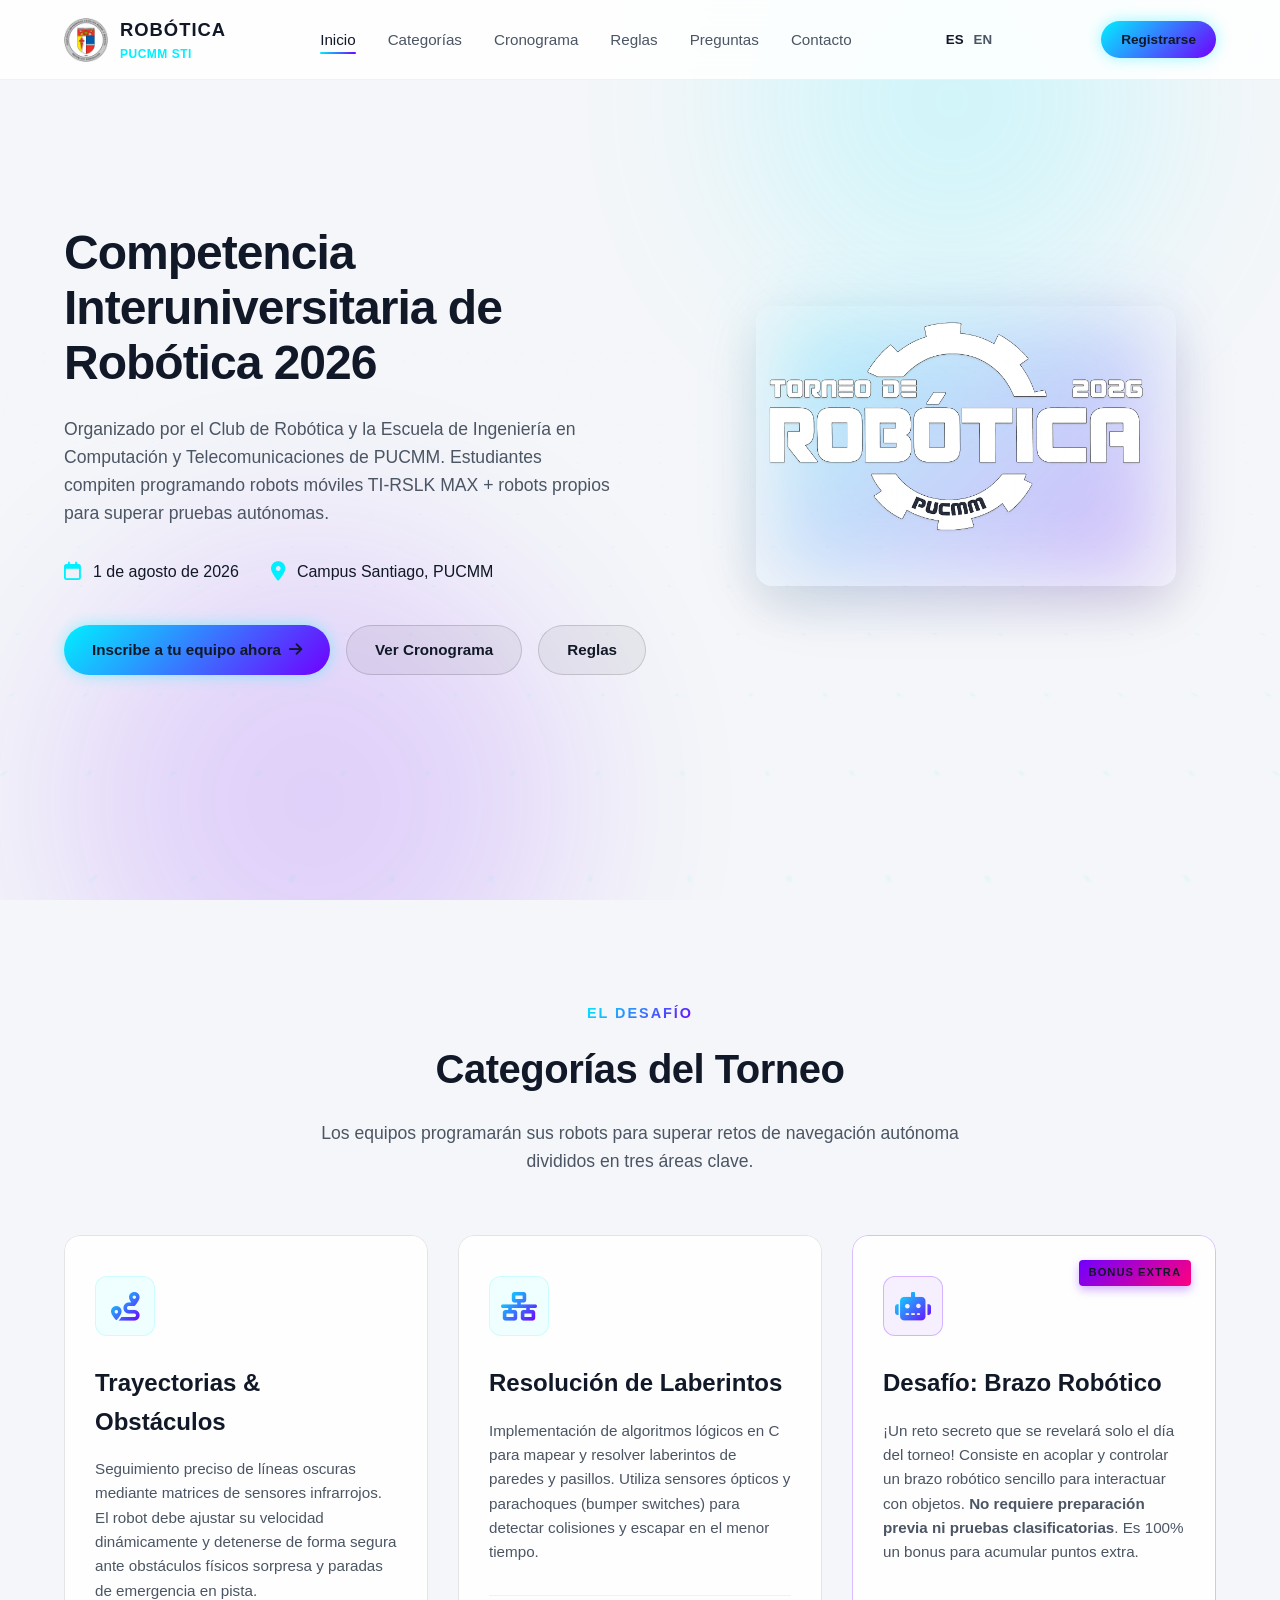
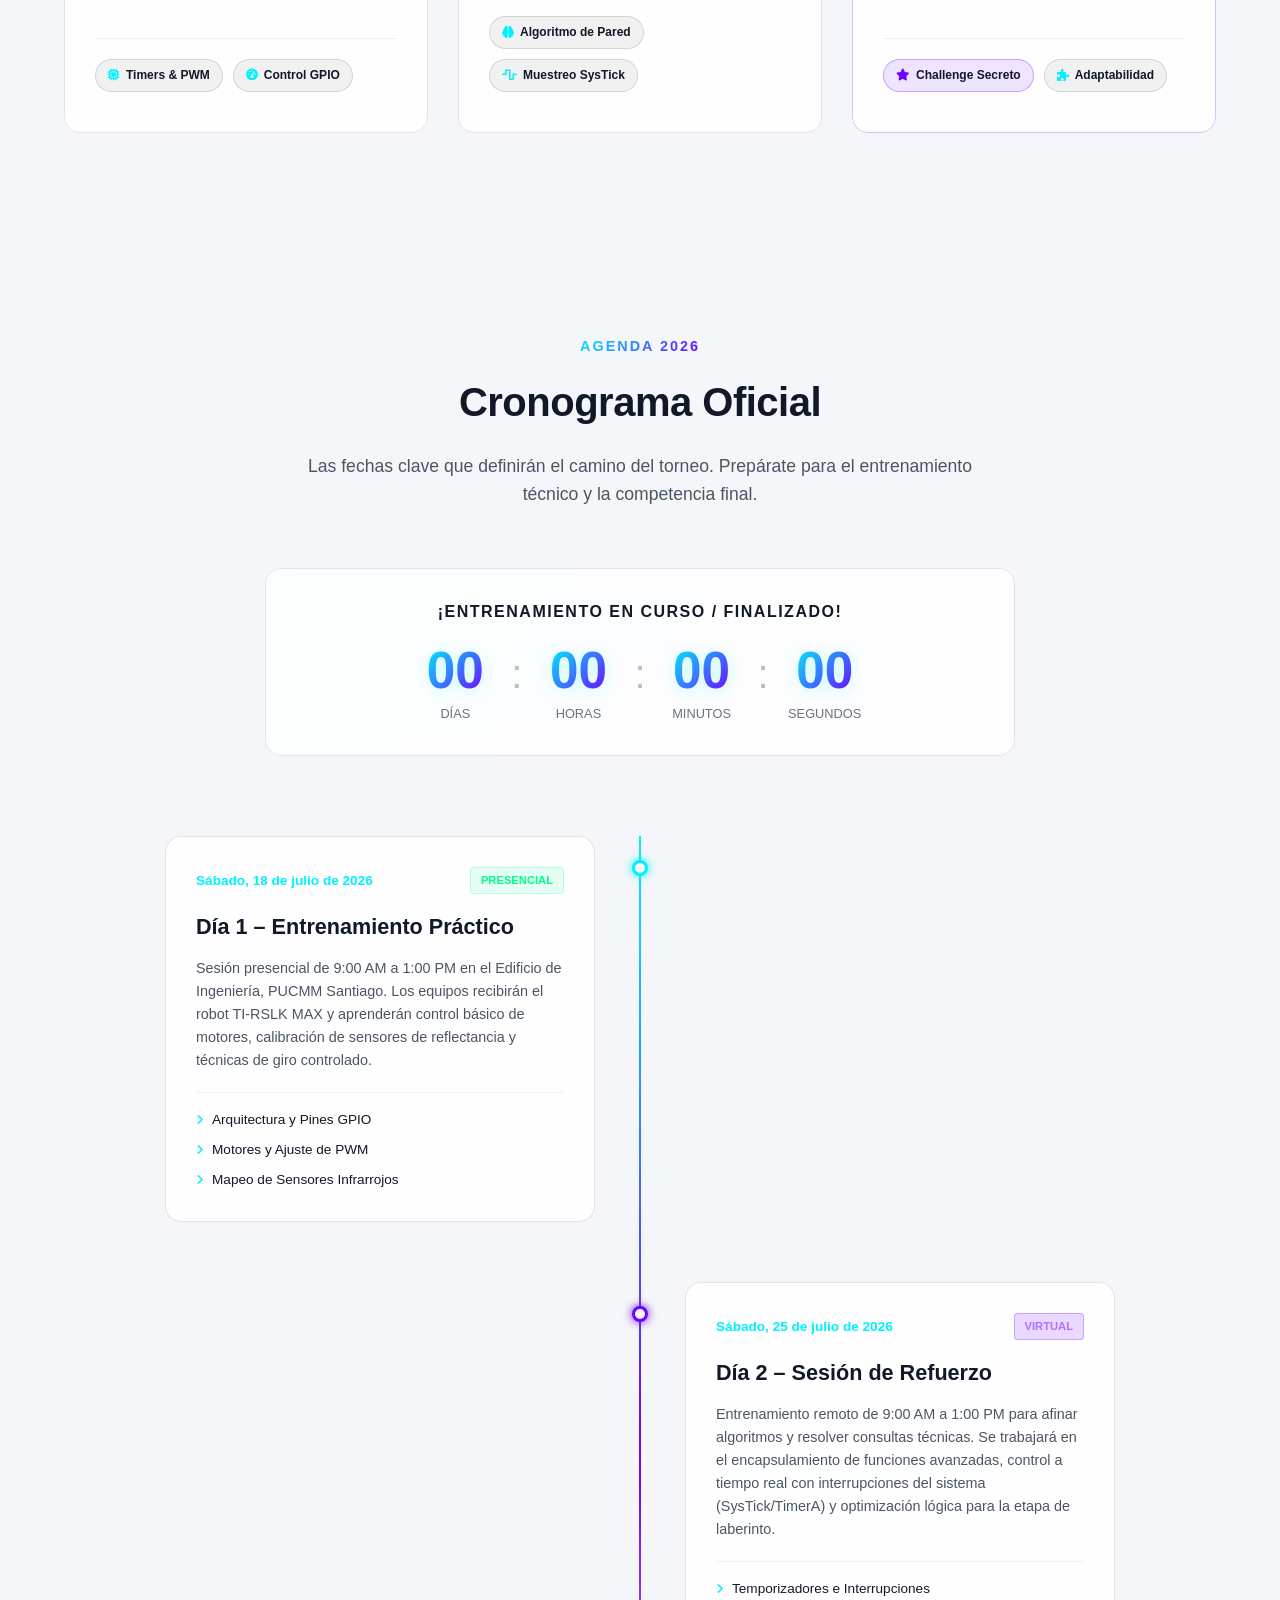
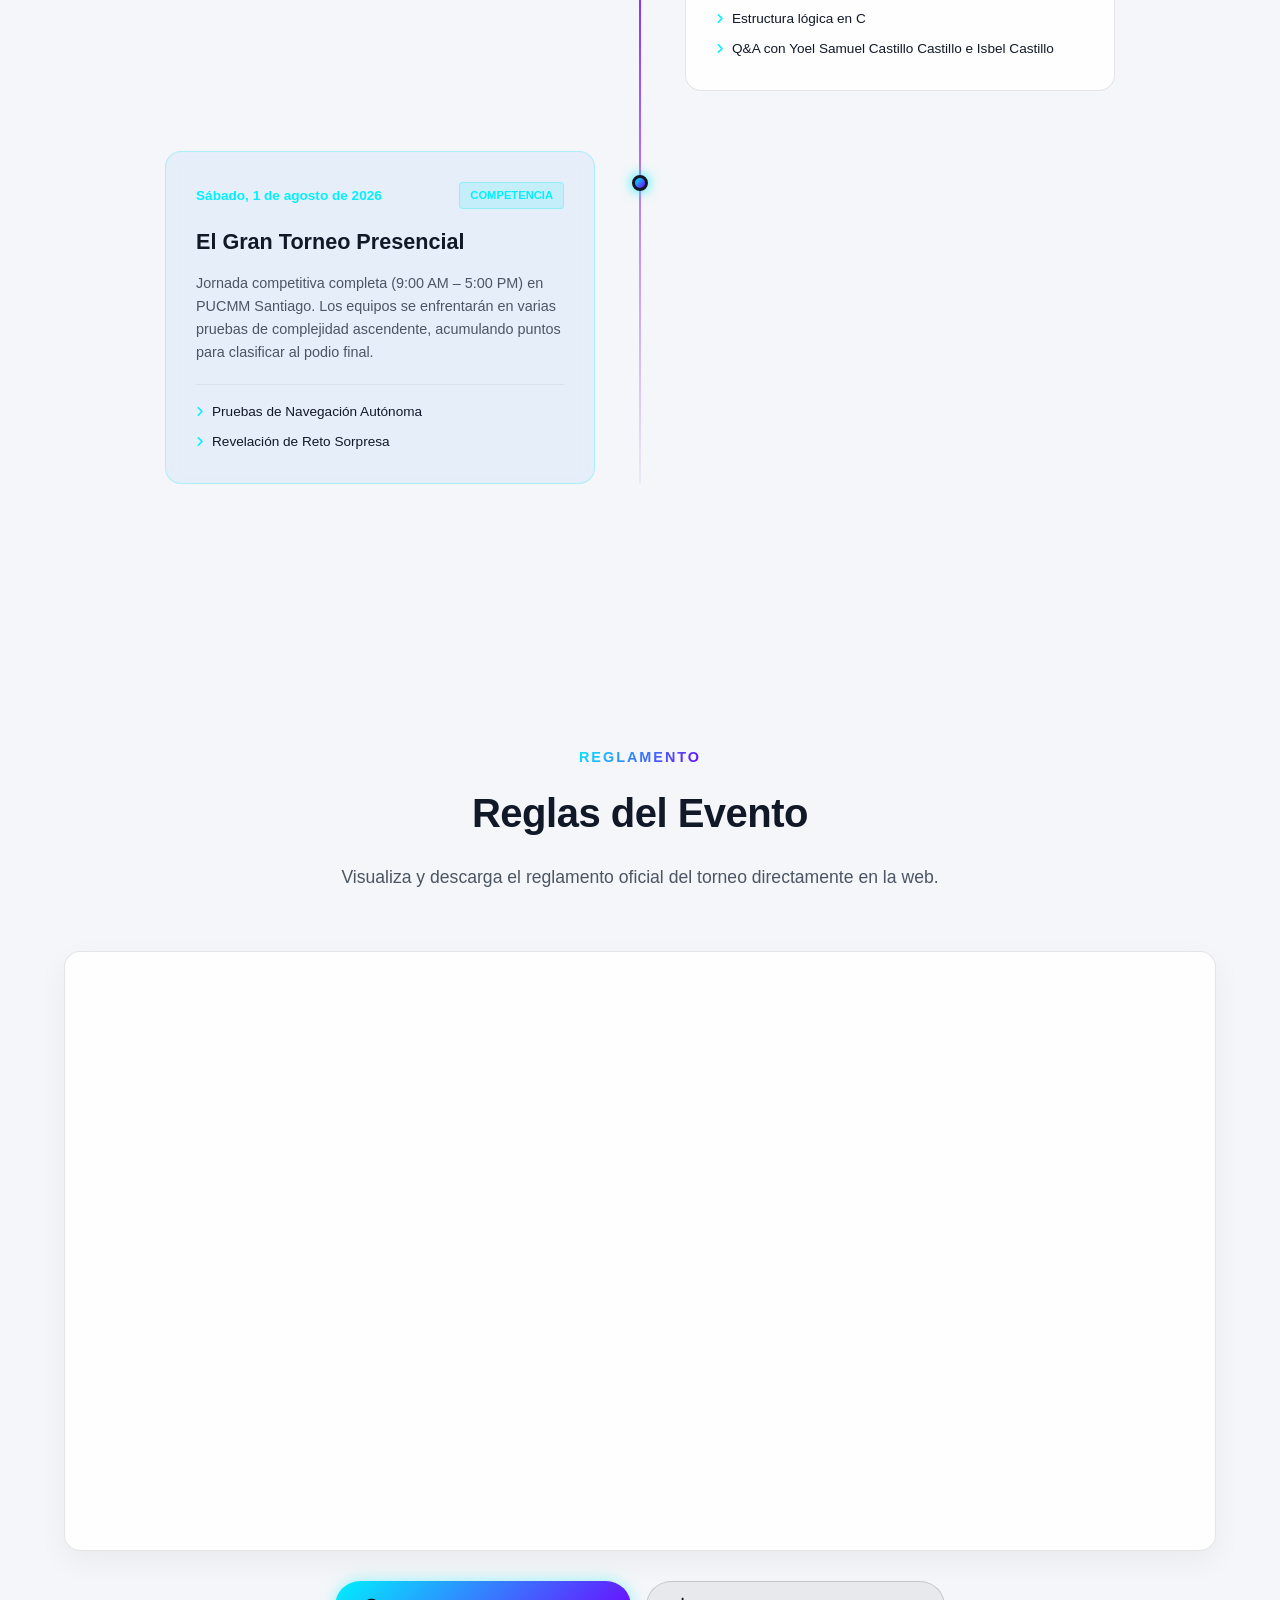
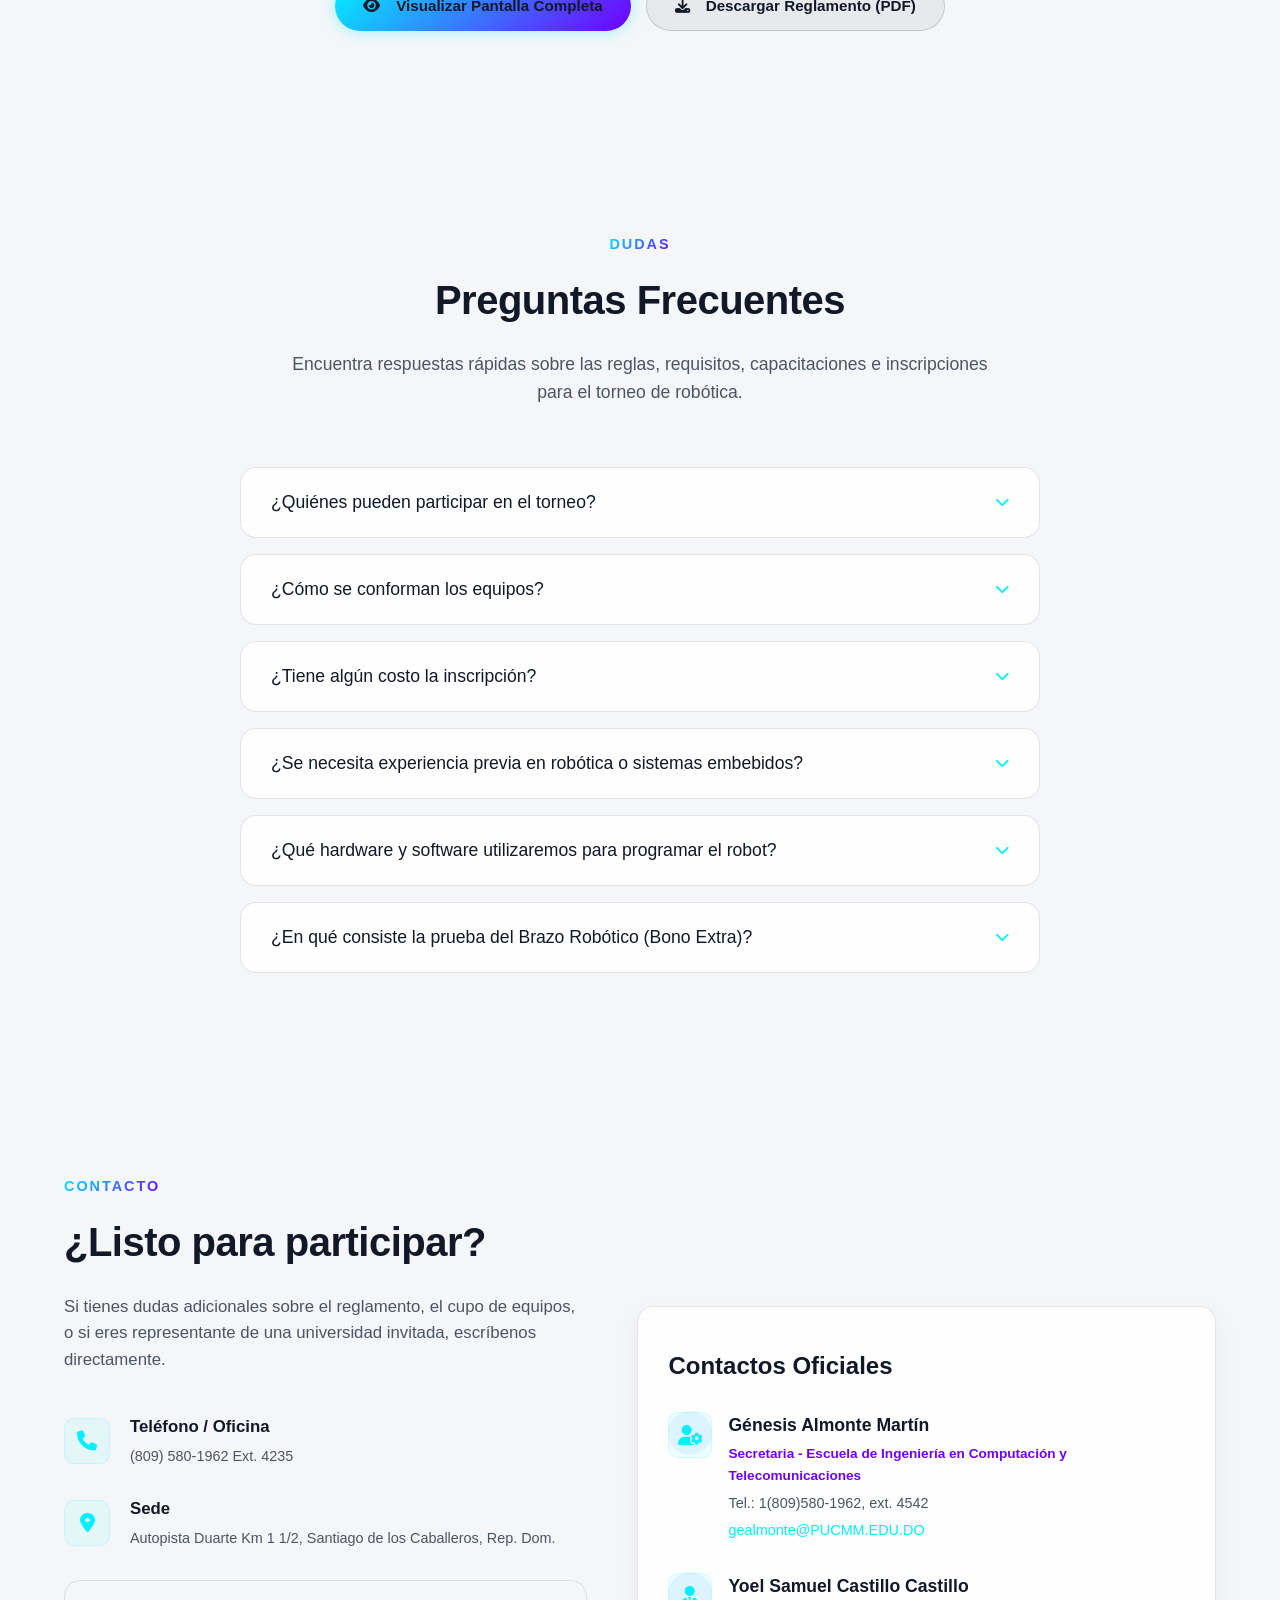
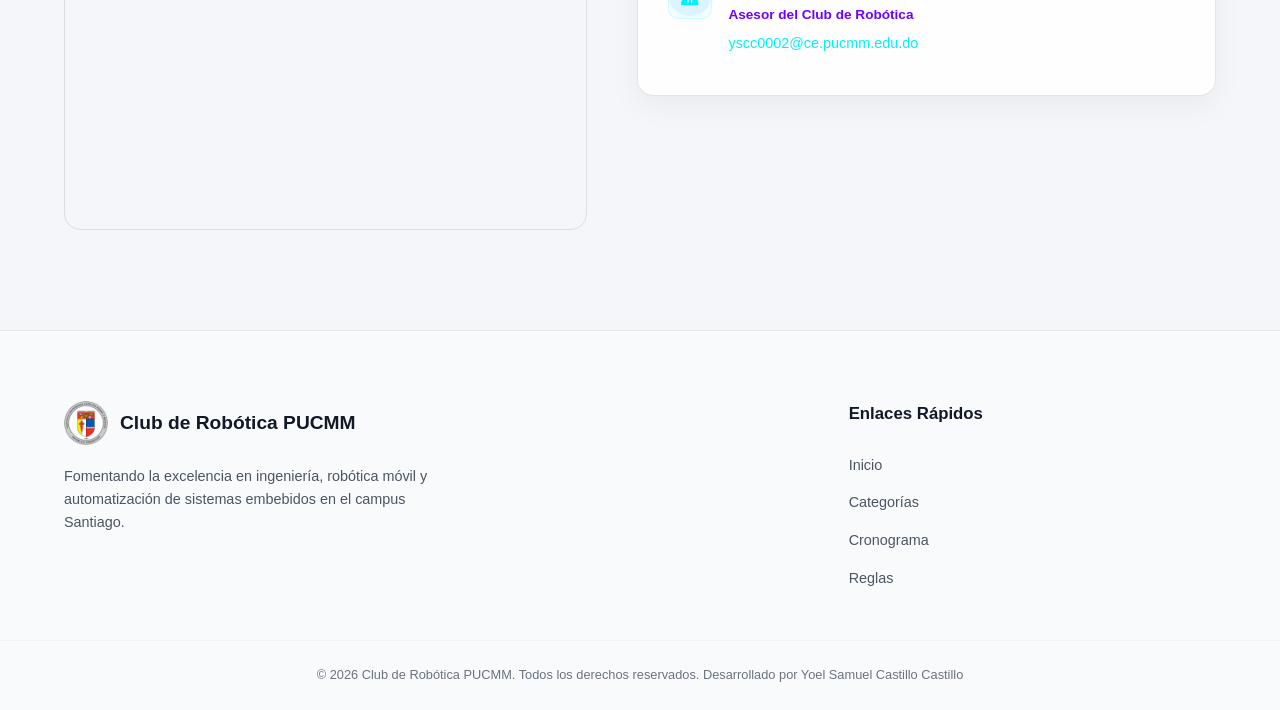
<file: index.html>
<!DOCTYPE html>
<html lang="es">
<head>
    <meta charset="UTF-8">
    <meta name="viewport" content="width=device-width, initial-scale=1.0">
    
    <meta http-equiv="Content-Security-Policy" content="default-src 'self' https: 'unsafe-inline' 'unsafe-eval'; img-src 'self' data: https:;">
    <meta http-equiv="X-XSS-Protection" content="1; mode=block">
    <meta name="referrer" content="strict-origin-when-cross-origin">
    <meta http-equiv="X-Content-Type-Options" content="nosniff">
    <title>Torneo Interuniversitario de Robótica 2026 | PUCMM</title>
    <!-- Google Fonts: Space Grotesk & Inter -->
    <link rel="preconnect" href="https://fonts.googleapis.com">
    <link rel="preconnect" href="https://fonts.gstatic.com" crossorigin>
    <link href="https://fonts.googleapis.com/css2?family=Inter:wght@300;400;500;600;700&family=Space+Grotesk:wght@400;500;600;700&display=swap" rel="stylesheet">
    <link rel="stylesheet" href="style.css">
    <!-- FontAwesome for icons -->
    <link rel="stylesheet" href="https://cdnjs.cloudflare.com/ajax/libs/font-awesome/6.4.0/css/all.min.css">
</head>
<body>

    <!-- Header Navigation -->
    <header class="site-header">
        <div class="container header-container">
            <a href="#inicio" class="logo">
                <img src="assets/logo-pucmm.png" alt="PUCMM Logo" class="logo-svg" style="object-fit: contain;">
                <div class="logo-text">
                    <span class="logo-title">ROBÓTICA</span>
                    <span class="logo-subtitle">PUCMM STI</span>
                </div>
            </a>
            
            <nav class="main-nav" id="main-nav">
                <ul>
                    <li><a href="#inicio" class="active">Inicio</a></li>
                    <li><a href="#categorias">Categorías</a></li>
                    <li><a href="#cronograma">Cronograma</a></li>
                    <li><a href="#reglas">Reglas</a></li>
                    <li><a href="#faqs">Preguntas</a></li>
                    <li><a href="#contacto">Contacto</a></li>
                </ul>
            </nav>

            
            <div class="lang-switcher" style="margin-right: 15px; display: flex; gap: 10px;">
                <button onclick="setLang('es')" style="cursor: pointer; color: var(--text-white); font-weight: bold;">ES</button>
                <button onclick="setLang('en')" style="cursor: pointer; color: var(--text-gray); font-weight: bold;">EN</button>
            </div>
            <div class="header-cta">
                <a href="https://docs.google.com/forms/d/e/1FAIpQLSej4UzNwUrHFdwHxi-ZMTpXvOEBeSNfffzxX__y3dWmUsqcOw/viewform?usp=header" target="_blank" class="btn btn-nav">Registrarse</a>
            </div>

            <button class="nav-toggle" aria-label="Abrir menú" id="nav-toggle">
                <span></span>
                <span></span>
                <span></span>
            </button>
        </div>
    </header>

    <!-- SVG Definitions for Gradients -->
    <svg style="width:0;height:0;position:absolute;" aria-hidden="true">
        <defs>
            <linearGradient id="accent-grad" x1="0%" y1="0%" x2="100%" y2="100%">
                <stop offset="0%" stop-color="#00f0ff" />
                <stop offset="100%" stop-color="#7000ff" />
            </linearGradient>
            <linearGradient id="glow-grad" x1="0%" y1="0%" x2="100%" y2="100%">
                <stop offset="0%" stop-color="#7000ff" />
                <stop offset="100%" stop-color="#00f0ff" />
            </linearGradient>
        </defs>
    </svg>

    <!-- Hero Section -->
    <section id="inicio" class="hero-section">
        <div class="hero-bg-effects">
            <div class="glow-orb orb-1"></div>
            <div class="glow-orb orb-2"></div>
            <div class="circuit-grid"></div>
        </div>
        <div class="container hero-container">
            <div class="hero-content">
                
                <h1 class="hero-title" style="font-size: 3rem;">Competencia Interuniversitaria de Robótica 2026</h1>
                <p class="hero-description">Organizado por el Club de Robótica y la Escuela de Ingeniería en Computación y Telecomunicaciones de PUCMM. Estudiantes compiten programando robots móviles TI-RSLK MAX + robots propios para superar pruebas autónomas.</p>
                <div class="hero-meta">
                    <div class="meta-item">
                        <i class="fa-regular fa-calendar"></i>
                        <span>1 de agosto de 2026</span>
                    </div>
                    <div class="meta-item">
                        <i class="fa-solid fa-location-dot"></i>
                        <span>Campus Santiago, PUCMM</span>
                    </div>
                </div>
                <div class="hero-ctas">
                    <a href="https://docs.google.com/forms/d/e/1FAIpQLSej4UzNwUrHFdwHxi-ZMTpXvOEBeSNfffzxX__y3dWmUsqcOw/viewform?usp=header" target="_blank" class="btn btn-primary">
                        Inscribe a tu equipo ahora <i class="fa-solid fa-arrow-right"></i>
                    </a>
                    <a href="#cronograma" class="btn btn-secondary">Ver Cronograma</a>
                    <a href="#reglas" class="btn btn-secondary">Reglas</a>
                </div>
            </div>
            
            <div class="hero-visual">
                <div class="robot-card-holder">
                    <!-- Premium Glassmorphism Card containing a representation of the TI-RSLK robot -->
                    <div class="robot-glow-back"></div>
                    <img src="assets/logo-torneo.png" alt="Torneo Logo" style="width: 100%; max-width: 450px; position: relative; z-index: 2; border-radius: 16px; box-shadow: 0 20px 50px rgba(0,0,0,0.1);">
                </div>
            </div>
                    </div>
                </div>
            </div>
        </div>
    </section>

    <!-- Categories Section -->
    <section id="categorias" class="section categories-section">
        <div class="container">
            <div class="section-header">
                <span class="section-tag">El Desafío</span>
                <h2 class="section-title">Categorías del Torneo</h2>
                <p class="section-subtitle">
                    Los equipos programarán sus robots para superar retos de navegación autónoma divididos en tres áreas clave.
                </p>
            </div>

            <div class="categories-grid">
                <!-- Card 1: Trayectorias y Obstáculos -->
                <div class="category-card">
                    <div class="card-glow"></div>
                    <div class="category-card-content">
                        <div class="category-icon">
                            <i class="fa-solid fa-route"></i>
                        </div>
                        <h3 class="category-title">Trayectorias & Obstáculos</h3>
                        <p class="category-description">
                            Seguimiento preciso de líneas oscuras mediante matrices de sensores infrarrojos. El robot debe ajustar su velocidad dinámicamente y detenerse de forma segura ante obstáculos físicos sorpresa y paradas de emergencia en pista.
                        </p>
                        <div class="category-details">
                            <span class="detail-pill"><i class="fa-solid fa-microchip"></i> Timers & PWM</span>
                            <span class="detail-pill"><i class="fa-solid fa-gauge-high"></i> Control GPIO</span>
                        </div>
                    </div>
                </div>

                <!-- Card 2: Laberintos (Maze Solving) -->
                <div class="category-card">
                    <div class="card-glow"></div>
                    <div class="category-card-content">
                        <div class="category-icon">
                            <i class="fa-solid fa-network-wired"></i>
                        </div>
                        <h3 class="category-title">Resolución de Laberintos</h3>
                        <p class="category-description">
                            Implementación de algoritmos lógicos en C para mapear y resolver laberintos de paredes y pasillos. Utiliza sensores ópticos y parachoques (bumper switches) para detectar colisiones y escapar en el menor tiempo.
                        </p>
                        <div class="category-details">
                            <span class="detail-pill"><i class="fa-solid fa-brain"></i> Algoritmo de Pared</span>
                            <span class="detail-pill"><i class="fa-solid fa-wave-square"></i> Muestreo SysTick</span>
                        </div>
                    </div>
                </div>

                <!-- Card 3: Bono Extra: Brazo Robótico -->
                <div class="category-card bonus-card">
                    <div class="card-glow"></div>
                    <div class="category-card-content">
                        <div class="bonus-badge">BONUS EXTRA</div>
                        <div class="category-icon">
                            <i class="fa-solid fa-robot"></i>
                        </div>
                        <h3 class="category-title">Desafío: Brazo Robótico</h3>
                        <p class="category-description">
                            ¡Un reto secreto que se revelará solo el día del torneo! Consiste en acoplar y controlar un brazo robótico sencillo para interactuar con objetos. <strong>No requiere preparación previa ni pruebas clasificatorias</strong>. Es 100% un bonus para acumular puntos extra.
                        </p>
                        <div class="category-details">
                            <span class="detail-pill highlight"><i class="fa-solid fa-star"></i> Challenge Secreto</span>
                            <span class="detail-pill"><i class="fa-solid fa-puzzle-piece"></i> Adaptabilidad</span>
                        </div>
                    </div>
                </div>
            </div>
        </div>
    </section>

    <!-- Timeline / Program Section -->
    <section id="cronograma" class="section timeline-section">
        <div class="container">
            <div class="section-header">
                <span class="section-tag">Agenda 2026</span>
                <h2 class="section-title">Cronograma Oficial</h2>
                <p class="section-subtitle">
                    Las fechas clave que definirán el camino del torneo. Prepárate para el entrenamiento técnico y la competencia final.
                </p>
            </div>

            <!-- Countdown Timer Component -->
            <div class="countdown-card">
                <div class="countdown-glow"></div>
                <div class="countdown-content">
                    <h4 class="countdown-heading">PRÓXIMO EVENTO: Entrenamiento Presencial (Día 1)</h4>
                    <div id="countdown-timer" class="timer-grid">
                        <div class="timer-unit">
                            <span id="days" class="timer-num">00</span>
                            <span class="timer-lbl">Días</span>
                        </div>
                        <div class="timer-separator">:</div>
                        <div class="timer-unit">
                            <span id="hours" class="timer-num">00</span>
                            <span class="timer-lbl">Horas</span>
                        </div>
                        <div class="timer-separator">:</div>
                        <div class="timer-unit">
                            <span id="minutes" class="timer-num">00</span>
                            <span class="timer-lbl">Minutos</span>
                        </div>
                        <div class="timer-separator">:</div>
                        <div class="timer-unit">
                            <span id="seconds" class="timer-num">00</span>
                            <span class="timer-lbl">Segundos</span>
                        </div>
                    </div>
                </div>
            </div>

            <!-- Vertical Timeline -->
            <div class="timeline-container">
                <div class="timeline-line"></div>

                <!-- Timeline Item 1 -->
                <div class="timeline-item left">
                    <div class="timeline-dot dot-cyan"></div>
                    <div class="timeline-card">
                        <div class="timeline-meta">
                            <span class="timeline-date">Sábado, 18 de julio de 2026</span>
                            <span class="status-pill active-pill">Presencial</span>
                        </div>
                        <h3 class="timeline-title">Día 1 – Entrenamiento Práctico</h3>
                        <p class="timeline-text">
                            Sesión presencial de 9:00 AM a 1:00 PM en el Edificio de Ingeniería, PUCMM Santiago. Los equipos recibirán el robot TI-RSLK MAX y aprenderán control básico de motores, calibración de sensores de reflectancia y técnicas de giro controlado.
                        </p>
                        <div class="timeline-bullets">
                            <span><i class="fa-solid fa-angle-right"></i> Arquitectura y Pines GPIO</span>
                            <span><i class="fa-solid fa-angle-right"></i> Motores y Ajuste de PWM</span>
                            <span><i class="fa-solid fa-angle-right"></i> Mapeo de Sensores Infrarrojos</span>
                        </div>
                    </div>
                </div>

                <!-- Timeline Item 2 -->
                <div class="timeline-item right">
                    <div class="timeline-dot dot-purple"></div>
                    <div class="timeline-card">
                        <div class="timeline-meta">
                            <span class="timeline-date">Sábado, 25 de julio de 2026</span>
                            <span class="status-pill virtual-pill">Virtual</span>
                        </div>
                        <h3 class="timeline-title">Día 2 – Sesión de Refuerzo</h3>
                        <p class="timeline-text">
                            Entrenamiento remoto de 9:00 AM a 1:00 PM para afinar algoritmos y resolver consultas técnicas. Se trabajará en el encapsulamiento de funciones avanzadas, control a tiempo real con interrupciones del sistema (SysTick/TimerA) y optimización lógica para la etapa de laberinto.
                        </p>
                        <div class="timeline-bullets">
                            <span><i class="fa-solid fa-angle-right"></i> Temporizadores e Interrupciones</span>
                            <span><i class="fa-solid fa-angle-right"></i> Estructura lógica en C</span>
                            <span><i class="fa-solid fa-angle-right"></i> Q&A con Yoel Samuel Castillo Castillo e Isbel Castillo</span>
                        </div>
                    </div>
                </div>

                <!-- Timeline Item 3 -->
                <div class="timeline-item left">
                    <div class="timeline-dot dot-gradient"></div>
                    <div class="timeline-card highlight-card">
                        <div class="timeline-meta">
                            <span class="timeline-date">Sábado, 1 de agosto de 2026</span>
                            <span class="status-pill final-pill">Competencia</span>
                        </div>
                        <h3 class="timeline-title">El Gran Torneo Presencial</h3>
                        <p class="timeline-text">
                            Jornada competitiva completa (9:00 AM – 5:00 PM) en PUCMM Santiago. Los equipos se enfrentarán en varias pruebas de complejidad ascendente, acumulando puntos para clasificar al podio final.
                        </p>
                        <div class="timeline-bullets">
                            <span><i class="fa-solid fa-angle-right"></i> Pruebas de Navegación Autónoma</span>
                            <span><i class="fa-solid fa-angle-right"></i> Revelación de Reto Sorpresa</span>
                        </div>
                    </div>
                </div>
            </div>
        </div>
    </section>

    

    
    <!-- Reglas Section -->
    <section id="reglas" class="section">
        <div class="container">
            <div class="section-header">
                <span class="section-tag">Reglamento</span>
                <h2 class="section-title">Reglas del Evento</h2>
                <p class="section-subtitle">
                    Visualiza y descarga el reglamento oficial del torneo directamente en la web.
                </p>
            </div>
            
            <!-- Embedded PDF Viewer -->
            <div class="pdf-viewer-container" style="margin-top: 30px; margin-bottom: 30px; border-radius: var(--border-radius); overflow: hidden; height: 600px; border: 1px solid var(--border-color); box-shadow: 0 10px 30px rgba(0,0,0,0.05); background: var(--bg-card);">
                <iframe src="assets/reglamento.pdf" width="100%" height="100%" style="border: none;"></iframe>
            </div>

            <div style="text-align: center; display: flex; gap: 15px; justify-content: center; flex-wrap: wrap;">
                <a href="assets/reglamento.pdf" target="_blank" class="btn btn-primary">
                    <i class="fa-solid fa-eye" style="margin-right: 8px;"></i> Visualizar Pantalla Completa
                </a>
                <a href="assets/reglamento.pdf" download="Reglamento_Torneo_Robotica_2026.pdf" class="btn btn-secondary">
                    <i class="fa-solid fa-download" style="margin-right: 8px;"></i> Descargar Reglamento (PDF)
                </a>
            </div>
        </div>
    </section>

    <!-- FAQs Section -->
    <section id="faqs" class="section faqs-section">
        <div class="container">
            <div class="section-header">
                <span class="section-tag">Dudas</span>
                <h2 class="section-title">Preguntas Frecuentes</h2>
                <p class="section-subtitle">
                    Encuentra respuestas rápidas sobre las reglas, requisitos, capacitaciones e inscripciones para el torneo de robótica.
                </p>
            </div>

            <div class="faqs-list">
                <!-- FAQ 1 -->
                <div class="faq-item">
                    <button class="faq-toggle">
                        <span>¿Quiénes pueden participar en el torneo?</span>
                        <i class="fa-solid fa-chevron-down faq-chevron"></i>
                    </button>
                    <div class="faq-collapse">
                        <div class="faq-body">
                            El torneo está abierto a estudiantes activos de la Facultad de Ciencias e Ingeniería de la PUCMM. Además, se han extendido invitaciones formales a equipos representantes de universidades invitadas del país: <strong>INTEC, ITLA, PUCMM SD, PUCMM STI e IPISA</strong>.
                        </div>
                    </div>
                </div>

                <!-- FAQ 2 -->
                <div class="faq-item">
                    <button class="faq-toggle">
                        <span>¿Cómo se conforman los equipos?</span>
                        <i class="fa-solid fa-chevron-down faq-chevron"></i>
                    </button>
                    <div class="faq-collapse">
                        <div class="faq-body">
                            Para todas las universidades participantes (con un total de 5 instituciones convocadas), se permite un máximo de <strong>2 equipos por universidad</strong>. Cada equipo debe estar conformado exactamente por <strong>3 estudiantes</strong>. Adicionalmente, cada delegación universitaria debe contar con <strong>1 coach</strong> y <strong>1 representante oficial</strong> de la universidad.
                        </div>
                    </div>
                </div>

                <!-- FAQ 3 -->
                <div class="faq-item">
                    <button class="faq-toggle">
                        <span>¿Tiene algún costo la inscripción?</span>
                        <i class="fa-solid fa-chevron-down faq-chevron"></i>
                    </button>
                    <div class="faq-collapse">
                        <div class="faq-body">
                            No. La participación en el torneo y el programa de entrenamientos previos es <strong>totalmente gratuita</strong> para todos los estudiantes y universidades invitadas, gracias al apoyo de la Escuela de Ingeniería en Computación y Telecomunicaciones.
                        </div>
                    </div>
                </div>

                <!-- FAQ 4 -->
                <div class="faq-item">
                    <button class="faq-toggle">
                        <span>¿Se necesita experiencia previa en robótica o sistemas embebidos?</span>
                        <i class="fa-solid fa-chevron-down faq-chevron"></i>
                    </button>
                    <div class="faq-collapse">
                        <div class="faq-body">
                            Aunque es altamente recomendable tener conocimientos básicos de programación en lenguaje C, el programa de entrenamiento impartido los sábados 18 y 25 de julio capacitará a los estudiantes desde los fundamentos en el manejo de motores, configuración de GPIO y adquisición de sensores.
                        </div>
                    </div>
                </div>

                <!-- FAQ 5 -->
                <div class="faq-item">
                    <button class="faq-toggle">
                        <span>¿Qué hardware y software utilizaremos para programar el robot?</span>
                        <i class="fa-solid fa-chevron-down faq-chevron"></i>
                    </button>
                    <div class="faq-collapse">
                        <div class="faq-body">
                            Utilizaremos los robots móviles educativos <strong>TI-RSLK MAX</strong> de Texas Instruments, basados en el microcontrolador MSP432. El entorno oficial de desarrollo es <strong>Code Composer Studio (CCS)</strong> y el código se escribirá en <strong>C</strong>. Cada equipo inscrito es responsable de traer su computadora portátil para compilar y cargar el código en el robot. Además, los equipos tienen permitido traer sus propios robots, los cuales deben estar estrictamente alineados con las reglas y especificaciones oficiales del torneo.
                        </div>
                    </div>
                </div>

                <!-- FAQ 6 -->
                <div class="faq-item">
                    <button class="faq-toggle">
                        <span>¿En qué consiste la prueba del Brazo Robótico (Bono Extra)?</span>
                        <i class="fa-solid fa-chevron-down faq-chevron"></i>
                    </button>
                    <div class="faq-collapse">
                        <div class="faq-body">
                            Es un desafío sorpresa diseñado para medir la capacidad de adaptación e ingenio rápido de los equipos. El objetivo exacto de la pista e interacción con el brazo se revelará solo el día del torneo. No forma parte de los entrenamientos previos obligatorios y su ejecución otorga puntos adicionales de bono, sin penalizar si el equipo no lo realiza.
                        </div>
                    </div>
                </div>
            </div>
        </div>
    </section>

    <!-- Contact & Register Section -->
    <section id="contacto" class="section contact-section">
        <div class="container contact-container">
            <div class="contact-info">
                <span class="section-tag">Contacto</span>
                <h2 class="contact-title">¿Listo para participar?</h2>
                <p class="contact-description">
                    Si tienes dudas adicionales sobre el reglamento, el cupo de equipos, o si eres representante de una universidad invitada, escríbenos directamente.
                </p>
                
                <div class="contact-details-list">
                    
                    <div class="contact-detail-item">
                        <i class="fa-solid fa-phone"></i>
                        <div>
                            <h4>Teléfono / Oficina</h4>
                            <p>(809) 580-1962 Ext. 4235</p>
                        </div>
                    </div>
                    <div class="contact-detail-item">
                        <i class="fa-solid fa-location-dot"></i>
                        <div>
                            <h4>Sede</h4>
                            <p>Autopista Duarte Km 1 1/2, Santiago de los Caballeros, Rep. Dom.</p>
                        </div>
                    </div>
                </div>

                <div class="contact-map" style="margin-top: 30px; border-radius: 16px; overflow: hidden; height: 250px; border: 1px solid var(--border-color);">
                    <iframe src="https://maps.google.com/maps?q=19.441127989212298,-70.68274009778659&z=17&output=embed" width="100%" height="100%" style="border:0;" allowfullscreen="" loading="lazy" referrerpolicy="no-referrer-when-downgrade"></iframe>
                </div>
            </div>

            <div class="contact-details-card" style="background: var(--bg-card); backdrop-filter: blur(12px); border: 1px solid var(--border-color); border-radius: var(--border-radius); padding: 40px 30px; box-shadow: 0 10px 30px rgba(0,0,0,0.05);">
                <h3 class="form-title" style="margin-bottom: 25px; font-family: var(--font-heading); font-size: 1.5rem; font-weight: 700; color: var(--text-white);">Contactos Oficiales</h3>
                
                <div class="contact-detail-item" style="display: flex; gap: 16px; margin-bottom: 30px; align-items: flex-start;">
                    <div style="width: 44px; height: 44px; border-radius: 50%; background: rgba(0, 123, 255, 0.08); display: flex; align-items: center; justify-content: center; color: var(--accent-cyan); flex-shrink: 0;">
                        <i class="fa-solid fa-user-gear"></i>
                    </div>
                    <div>
                        <h4 style="font-family: var(--font-heading); font-size: 1.1rem; font-weight: 600; color: var(--text-white); margin-bottom: 4px;">Génesis Almonte Martín</h4>
                        <p style="font-size: 0.85rem; color: var(--accent-purple); font-weight: 600; margin-bottom: 6px;">Secretaria - Escuela de Ingeniería en Computación y Telecomunicaciones</p>
                        <p style="font-size: 0.9rem; color: var(--text-gray); margin-bottom: 4px;">Tel.: 1(809)580-1962, ext. 4542</p>
                        <p style="font-size: 0.9rem; color: var(--text-gray);"><a href="mailto:gealmonte@PUCMM.EDU.DO" style="color: var(--accent-cyan); font-weight: 500;">gealmonte@PUCMM.EDU.DO</a></p>
                    </div>
                </div>
                
                <div class="contact-detail-item" style="display: flex; gap: 16px; align-items: flex-start;">
                    <div style="width: 44px; height: 44px; border-radius: 50%; background: rgba(0, 123, 255, 0.08); display: flex; align-items: center; justify-content: center; color: var(--accent-cyan); flex-shrink: 0;">
                        <i class="fa-solid fa-user-tie"></i>
                    </div>
                    <div>
                        <h4 style="font-family: var(--font-heading); font-size: 1.1rem; font-weight: 600; color: var(--text-white); margin-bottom: 4px;">Yoel Samuel Castillo Castillo</h4>
                        <p style="font-size: 0.85rem; color: var(--accent-purple); font-weight: 600; margin-bottom: 6px;">Asesor del Club de Robótica</p>
                        <p style="font-size: 0.9rem; color: var(--text-gray);"><a href="mailto:yscc0002@ce.pucmm.edu.do" style="color: var(--accent-cyan); font-weight: 500;">yscc0002@ce.pucmm.edu.do</a></p>
                    </div>
                </div>
            </div>
        </div>
    </section>

    <!-- Footer -->
    <footer class="site-footer">
        <div class="container footer-container">
            <div class="footer-brand">
                <div class="footer-logo">
                    <img src="assets/logo-pucmm.png" alt="PUCMM Logo" class="logo-svg-sm" style="width: 44px; height: 44px; object-fit: contain;">
                    <span>Club de Robótica PUCMM</span>
                </div>
                <p class="footer-desc">
                    Fomentando la excelencia en ingeniería, robótica móvil y automatización de sistemas embebidos en el campus Santiago.
                </p>
            </div>
            
            <div class="footer-links">
                <h4>Enlaces Rápidos</h4>
                <ul>
                    <li><a href="#inicio">Inicio</a></li>
                    <li><a href="#categorias">Categorías</a></li>
                    <li><a href="#cronograma">Cronograma</a></li>
                    <li><a href="#reglas">Reglas</a></li>
                </ul>
            </div>
        </div>
        <div class="footer-bottom">
            <div class="container bottom-container">
                <p>&copy; 2026 Club de Robótica PUCMM. Todos los derechos reservados. Desarrollado por Yoel Samuel Castillo Castillo</p>
            </div>
        </div>
    </footer>

    <a href="#inicio" class="back-to-top" id="back-to-top" aria-label="Volver arriba">
        <i class="fa-solid fa-arrow-up"></i>
    </a>

    <script src="script.js"></script>
</body>
</html>
</file>
<file: style.css>
/* ==========================================================================
   DESIGN SYSTEM & GLOBAL STYLES (Torneo de Robótica PUCMM 2026)
   ========================================================================== */

:root {
    /* Color Palette */
    --bg-dark: #f4f6f9;
    --bg-card: rgba(255, 255, 255, 0.85);
    --bg-card-hover: rgba(255, 255, 255, 1);
    --accent-cyan: #00f0ff;
    --accent-purple: #7000ff;
    --accent-gradient: linear-gradient(135deg, var(--accent-cyan), var(--accent-purple));
    --accent-glow: 0 0 15px rgba(0, 240, 255, 0.4);
    --accent-glow-purple: 0 0 15px rgba(112, 0, 255, 0.4);
    
    --text-white: #111827;
    --text-gray: #4b5563;
    --text-muted: #6b7280;
    
    --success-green: #00ff88;
    --success-glow: 0 0 12px rgba(0, 255, 136, 0.5);
    
    --border-color: rgba(0, 0, 0, 0.1);
    --border-color-hover: rgba(0, 0, 0, 0.25);
    
    /* Fonts */
    --font-heading: 'Space Grotesk', sans-serif;
    --font-body: 'Inter', sans-serif;
    
    /* Structural settings */
    --header-height: 80px;
    --transition-smooth: all 0.35s cubic-bezier(0.4, 0, 0.2, 1);
    --border-radius: 16px;
}

/* Reset */
* {
    margin: 0;
    padding: 0;
    box-sizing: border-box;
}

html {
    scroll-behavior: smooth;
    scrollbar-width: thin;
    scrollbar-color: var(--accent-purple) var(--bg-dark);
}

body {
    background-color: var(--bg-dark);
    color: var(--text-gray);
    font-family: var(--font-body);
    line-height: 1.6;
    overflow-x: hidden;
}

/* Custom Scrollbar */
body::-webkit-scrollbar {
    width: 8px;
}

body::-webkit-scrollbar-track {
    background: var(--bg-dark);
}

body::-webkit-scrollbar-thumb {
    background: var(--accent-purple);
    border-radius: 4px;
}

body::-webkit-scrollbar-thumb:hover {
    background: var(--accent-cyan);
}

.container {
    width: 100%;
    max-width: 1200px;
    margin: 0 auto;
    padding: 0 24px;
}

a {
    color: inherit;
    text-decoration: none;
    transition: var(--transition-smooth);
}

ul {
    list-style: none;
}

input, textarea, button {
    font-family: inherit;
    background: none;
    border: none;
    outline: none;
}

/* Section Common Styles */
.section {
    padding: 100px 0;
    position: relative;
}

.section-header {
    text-align: center;
    max-width: 700px;
    margin: 0 auto 60px auto;
}

.section-tag {
    font-family: var(--font-heading);
    font-size: 0.9rem;
    font-weight: 600;
    letter-spacing: 2px;
    text-transform: uppercase;
    background: var(--accent-gradient);
    -webkit-background-clip: text;
    -webkit-text-fill-color: transparent;
    display: inline-block;
    margin-bottom: 12px;
}

.section-title {
    font-family: var(--font-heading);
    font-size: 2.5rem;
    font-weight: 700;
    color: var(--text-white);
    margin-bottom: 18px;
    letter-spacing: -0.5px;
}

.section-subtitle {
    font-size: 1.1rem;
    color: var(--text-gray);
}

/* ==========================================================================
   BUTTONS
   ========================================================================== */

.btn {
    display: inline-flex;
    align-items: center;
    justify-content: center;
    font-family: var(--font-heading);
    font-weight: 600;
    font-size: 0.95rem;
    padding: 12px 28px;
    border-radius: 50px;
    cursor: pointer;
    transition: var(--transition-smooth);
    gap: 8px;
}

.btn-primary {
    background: var(--accent-gradient);
    color: var(--text-white);
    box-shadow: var(--accent-glow);
}

.btn-primary:hover {
    transform: translateY(-2px);
    box-shadow: 0 0 25px rgba(0, 240, 255, 0.7);
}

.btn-secondary {
    background: rgba(0, 0, 0, 0.05);
    color: var(--text-white);
    border: 1px solid rgba(0, 0, 0, 0.15);
}

.btn-secondary:hover {
    background: rgba(0, 0, 0, 0.1);
    border-color: var(--accent-cyan);
    color: var(--accent-cyan);
    transform: translateY(-2px);
}

.btn-nav {
    font-size: 0.85rem;
    padding: 8px 20px;
    background: var(--accent-gradient);
    color: var(--text-white);
    box-shadow: var(--accent-glow);
}

.btn-nav:hover {
    box-shadow: 0 0 20px rgba(0, 240, 255, 0.6);
}

.btn-block {
    width: 100%;
}

.btn-sm {
    padding: 8px 20px;
    font-size: 0.85rem;
}

.gradient-text {
    background: var(--accent-gradient);
    -webkit-background-clip: text;
    -webkit-text-fill-color: transparent;
}

/* ==========================================================================
   HEADER NAVIGATION
   ========================================================================== */

.site-header {
    height: var(--header-height);
    position: fixed;
    top: 0;
    left: 0;
    width: 100%;
    z-index: 1000;
    background: rgba(255, 255, 255, 0.85);
    backdrop-filter: blur(12px);
    -webkit-backdrop-filter: blur(12px);
    border-bottom: 1px solid rgba(0, 0, 0, 0.05);
    transition: var(--transition-smooth);
}

.site-header.scrolled {
    height: 70px;
    background: rgba(255, 255, 255, 0.98);
    border-bottom: 1px solid var(--border-color);
    box-shadow: 0 4px 30px rgba(0, 0, 0, 0.4);
}

.header-container {
    display: flex;
    align-items: center;
    justify-content: space-between;
    height: 100%;
}

.logo {
    display: flex;
    align-items: center;
    gap: 12px;
}

.logo-svg {
    width: 44px;
    height: 44px;
}

.logo-text {
    display: flex;
    flex-direction: column;
}

.logo-title {
    font-family: var(--font-heading);
    font-weight: 700;
    font-size: 1.15rem;
    color: var(--text-white);
    letter-spacing: 1px;
}

.logo-subtitle {
    font-size: 0.75rem;
    color: var(--accent-cyan);
    font-weight: 600;
    letter-spacing: 0.5px;
}

.main-nav ul {
    display: flex;
    gap: 32px;
}

.main-nav a {
    font-family: var(--font-heading);
    font-weight: 500;
    font-size: 0.95rem;
    color: var(--text-gray);
    position: relative;
    padding: 6px 0;
}

.main-nav a:hover,
.main-nav a.active {
    color: var(--text-white);
}

.main-nav a::after {
    content: '';
    position: absolute;
    bottom: 0;
    left: 0;
    width: 0;
    height: 2px;
    background: var(--accent-gradient);
    transition: var(--transition-smooth);
    border-radius: 4px;
}

.main-nav a:hover::after,
.main-nav a.active::after {
    width: 100%;
}

/* Mobile Toggle */
.nav-toggle {
    display: none;
    flex-direction: column;
    justify-content: space-between;
    width: 24px;
    height: 18px;
    background: none;
    border: none;
    cursor: pointer;
    z-index: 1001;
}

.nav-toggle span {
    width: 100%;
    height: 2px;
    background-color: var(--text-white);
    transition: var(--transition-smooth);
    transform-origin: left;
}

/* Open Mobile Navigation State */
.nav-toggle.open span:nth-child(1) {
    transform: rotate(45deg);
}
.nav-toggle.open span:nth-child(2) {
    opacity: 0;
}
.nav-toggle.open span:nth-child(3) {
    transform: rotate(-45deg);
}

/* ==========================================================================
   HERO SECTION
   ========================================================================== */

.hero-section {
    min-height: 100vh;
    padding-top: calc(var(--header-height) + 40px);
    padding-bottom: 120px;
    display: flex;
    align-items: center;
    position: relative;
    overflow: hidden;
}

/* Glow Background Orbs */
.hero-bg-effects {
    position: absolute;
    width: 100%;
    height: 100%;
    top: 0;
    left: 0;
    z-index: 1;
    pointer-events: none;
}

.glow-orb {
    position: absolute;
    border-radius: 50%;
    filter: blur(100px);
    opacity: 0.15;
}

.orb-1 {
    width: 400px;
    height: 400px;
    background: var(--accent-cyan);
    top: -100px;
    right: 10%;
    animation: float-orb 15s infinite alternate ease-in-out;
}

.orb-2 {
    width: 500px;
    height: 500px;
    background: var(--accent-purple);
    bottom: -150px;
    left: 5%;
    animation: float-orb 20s infinite alternate-reverse ease-in-out;
}

.circuit-grid {
    position: absolute;
    width: 150%;
    height: 150%;
    top: -25%;
    left: -25%;
    background-image: radial-gradient(rgba(0, 240, 255, 0.05) 1px, transparent 1px);
    background-size: 40px 40px;
    transform: perspective(500px) rotateX(60deg);
    z-index: 0;
    pointer-events: none;
}

.hero-container {
    display: grid;
    grid-template-columns: 1.1fr 0.9fr;
    gap: 40px;
    align-items: center;
    position: relative;
    z-index: 2;
}

.event-tag {
    font-family: var(--font-heading);
    font-size: 0.9rem;
    font-weight: 600;
    letter-spacing: 2px;
    text-transform: uppercase;
    color: var(--accent-cyan);
    margin-bottom: 18px;
    display: inline-block;
    padding: 6px 16px;
    background: rgba(0, 240, 255, 0.06);
    border: 1px solid rgba(0, 240, 255, 0.2);
    border-radius: 30px;
}

.hero-title {
    font-family: var(--font-heading);
    font-size: 3.5rem;
    font-weight: 700;
    color: var(--text-white);
    line-height: 1.15;
    margin-bottom: 24px;
    letter-spacing: -1px;
}

.hero-description {
    font-size: 1.1rem;
    color: var(--text-gray);
    margin-bottom: 32px;
    max-width: 550px;
}

.hero-meta {
    display: flex;
    gap: 32px;
    margin-bottom: 40px;
}

.meta-item {
    display: flex;
    align-items: center;
    gap: 12px;
    font-size: 1rem;
    color: var(--text-white);
}

.meta-item i {
    color: var(--accent-cyan);
    font-size: 1.2rem;
}

.hero-ctas {
    display: flex;
    gap: 16px;
    flex-wrap: wrap;
}

/* Hero Visual Robot Card */
.hero-visual {
    display: flex;
    justify-content: center;
    position: relative;
}

.robot-card-holder {
    position: relative;
    width: 100%;
    max-width: 420px;
}

.robot-glow-back {
    position: absolute;
    width: 90%;
    height: 90%;
    top: 5%;
    left: 5%;
    background: var(--accent-gradient);
    filter: blur(40px);
    opacity: 0.25;
    z-index: 1;
}

.robot-visual-card {
    background: var(--bg-card);
    backdrop-filter: blur(16px);
    -webkit-backdrop-filter: blur(16px);
    border: 1px solid var(--border-color);
    border-radius: var(--border-radius);
    padding: 30px;
    position: relative;
    z-index: 2;
    transition: var(--transition-smooth);
    box-shadow: 0 20px 50px rgba(0, 0, 0, 0.5);
}

.robot-visual-card:hover {
    border-color: var(--border-color-hover);
    transform: translateY(-5px);
    box-shadow: 0 30px 60px rgba(0, 240, 255, 0.15);
}

.card-header {
    display: flex;
    justify-content: space-between;
    align-items: center;
    margin-bottom: 30px;
    font-family: var(--font-heading);
    font-size: 0.8rem;
    font-weight: 600;
}

.system-status {
    color: var(--success-green);
    display: flex;
    align-items: center;
    gap: 6px;
}

.pulse-dot {
    width: 6px;
    height: 6px;
    background-color: var(--success-green);
    border-radius: 50%;
    box-shadow: var(--success-glow);
    animation: status-pulse 1.8s infinite ease-in-out;
}

.hardware-id {
    color: var(--text-muted);
}

.robot-schematic {
    height: 220px;
    display: flex;
    align-items: center;
    justify-content: center;
}

.schematic-svg {
    width: 90%;
    height: 90%;
}

.pulse-chip {
    animation: chip-pulse 3s infinite ease-in-out;
}

.sensor-led {
    animation: sensor-flash 1.2s infinite alternate ease-in-out;
}
.sensor-led:nth-child(even) {
    animation-delay: 0.6s;
}

.card-stats {
    display: grid;
    grid-template-columns: repeat(3, 1fr);
    gap: 16px;
    margin-top: 30px;
    border-top: 1px solid rgba(0, 0, 0, 0.05);
    padding-top: 24px;
}

.stat-box {
    text-align: center;
}

.stat-lbl {
    font-size: 0.75rem;
    color: var(--text-muted);
    margin-bottom: 4px;
}

.stat-val {
    font-family: var(--font-heading);
    font-size: 0.85rem;
    font-weight: 600;
    color: var(--text-white);
}

/* ==========================================================================
   CATEGORIES SECTION
   ========================================================================== */

.categories-grid {
    display: grid;
    grid-template-columns: repeat(3, 1fr);
    gap: 30px;
}

.category-card {
    position: relative;
    border-radius: var(--border-radius);
    overflow: hidden;
    transition: var(--transition-smooth);
}

.card-glow {
    position: absolute;
    width: 100%;
    height: 100%;
    top: 0;
    left: 0;
    background: radial-gradient(800px circle at var(--mouse-x, 50%) var(--mouse-y, 50%), rgba(0, 240, 255, 0.08), transparent 40%);
    opacity: 0;
    z-index: 1;
    pointer-events: none;
    transition: opacity 0.5s ease;
}

.category-card:hover .card-glow {
    opacity: 1;
}

.category-card-content {
    background: var(--bg-card);
    backdrop-filter: blur(12px);
    -webkit-backdrop-filter: blur(12px);
    border: 1px solid var(--border-color);
    border-radius: var(--border-radius);
    padding: 40px 30px;
    height: 100%;
    display: flex;
    flex-direction: column;
    position: relative;
    z-index: 2;
    transition: var(--transition-smooth);
}

.category-card:hover .category-card-content {
    background: var(--bg-card-hover);
    border-color: var(--border-color-hover);
    transform: translateY(-5px);
    box-shadow: 0 15px 35px rgba(0, 0, 0, 0.3);
}

.category-icon {
    width: 60px;
    height: 60px;
    border-radius: 12px;
    background: rgba(0, 240, 255, 0.06);
    border: 1px solid rgba(0, 240, 255, 0.15);
    display: flex;
    align-items: center;
    justify-content: center;
    margin-bottom: 28px;
    transition: var(--transition-smooth);
}

.category-icon i {
    font-size: 1.8rem;
    background: var(--accent-gradient);
    -webkit-background-clip: text;
    -webkit-text-fill-color: transparent;
}

.category-card:hover .category-icon {
    background: rgba(0, 240, 255, 0.15);
    border-color: var(--accent-cyan);
    box-shadow: 0 0 15px rgba(0, 240, 255, 0.25);
}

.category-title {
    font-family: var(--font-heading);
    font-size: 1.5rem;
    font-weight: 600;
    color: var(--text-white);
    margin-bottom: 16px;
}

.category-description {
    font-size: 0.95rem;
    color: var(--text-gray);
    margin-bottom: 30px;
    flex-grow: 1;
}

.category-details {
    display: flex;
    flex-wrap: wrap;
    gap: 10px;
    border-top: 1px solid rgba(0, 0, 0, 0.05);
    padding-top: 20px;
}

.detail-pill {
    font-size: 0.75rem;
    font-weight: 600;
    padding: 6px 12px;
    background: rgba(0, 0, 0, 0.05);
    border: 1px solid rgba(0, 0, 0, 0.12);
    border-radius: 30px;
    display: flex;
    align-items: center;
    gap: 6px;
    color: var(--text-white);
}

.detail-pill i {
    color: var(--accent-cyan);
}

.detail-pill.highlight {
    background: rgba(112, 0, 255, 0.1);
    border-color: rgba(112, 0, 255, 0.3);
}

.detail-pill.highlight i {
    color: var(--accent-purple);
}

/* Bonus Card Customizer */
.bonus-card .category-card-content {
    border-color: rgba(112, 0, 255, 0.25);
}

.bonus-card:hover .category-card-content {
    border-color: var(--accent-purple);
    box-shadow: 0 15px 35px rgba(112, 0, 255, 0.15);
}

.bonus-card .category-icon {
    background: rgba(112, 0, 255, 0.06);
    border-color: rgba(112, 0, 255, 0.25);
}

.bonus-card:hover .category-icon {
    background: rgba(112, 0, 255, 0.15);
    border-color: var(--accent-purple);
    box-shadow: 0 0 15px rgba(112, 0, 255, 0.25);
}

.bonus-badge {
    position: absolute;
    top: 24px;
    right: 24px;
    font-family: var(--font-heading);
    font-size: 0.7rem;
    font-weight: 700;
    letter-spacing: 1px;
    padding: 4px 10px;
    background: linear-gradient(135deg, var(--accent-purple), #ff007f);
    color: var(--text-white);
    border-radius: 4px;
    box-shadow: 0 4px 10px rgba(112, 0, 255, 0.3);
}

/* ==========================================================================
   TIMELINE & CRONOGRAMA SECTION
   ========================================================================== */

.countdown-card {
    max-width: 750px;
    margin: 0 auto 60px auto;
    position: relative;
    border-radius: var(--border-radius);
    overflow: hidden;
}

.countdown-glow {
    position: absolute;
    width: 100%;
    height: 100%;
    top: 0;
    left: 0;
    background: var(--accent-gradient);
    opacity: 0.04;
    z-index: 1;
}

.countdown-content {
    background: rgba(255, 255, 255, 0.85);
    backdrop-filter: blur(12px);
    -webkit-backdrop-filter: blur(12px);
    border: 1px solid var(--border-color);
    border-radius: var(--border-radius);
    padding: 30px;
    text-align: center;
    position: relative;
    z-index: 2;
}

.countdown-heading {
    font-family: var(--font-heading);
    font-size: 1rem;
    font-weight: 600;
    letter-spacing: 1.5px;
    text-transform: uppercase;
    color: var(--text-white);
    margin-bottom: 20px;
}

.timer-grid {
    display: flex;
    justify-content: center;
    align-items: center;
    gap: 16px;
}

.timer-unit {
    display: flex;
    flex-direction: column;
    align-items: center;
    min-width: 80px;
}

.timer-num {
    font-family: var(--font-heading);
    font-size: 3.2rem;
    font-weight: 700;
    color: var(--text-white);
    line-height: 1;
    background: var(--accent-gradient);
    -webkit-background-clip: text;
    -webkit-text-fill-color: transparent;
    filter: drop-shadow(0px 2px 8px rgba(0, 240, 255, 0.25));
}

.timer-lbl {
    font-size: 0.8rem;
    color: var(--text-muted);
    text-transform: uppercase;
    margin-top: 8px;
    font-weight: 500;
}

.timer-separator {
    font-family: var(--font-heading);
    font-size: 2.5rem;
    font-weight: 400;
    color: var(--border-color-hover);
    line-height: 1;
    margin-bottom: 22px;
}

/* Timeline Layout */
.timeline-container {
    position: relative;
    max-width: 950px;
    margin: 80px auto 0 auto;
}

.timeline-line {
    position: absolute;
    width: 2px;
    background: linear-gradient(to bottom, var(--accent-cyan), var(--accent-purple), rgba(112,0,255,0.05));
    top: 0;
    bottom: 0;
    left: 50%;
    transform: translateX(-50%);
    z-index: 1;
}

.timeline-item {
    display: flex;
    justify-content: flex-end;
    width: 50%;
    padding-right: 45px;
    position: relative;
    margin-bottom: 60px;
    z-index: 2;
}

.timeline-item.right {
    align-self: flex-end;
    justify-content: flex-start;
    padding-right: 0;
    padding-left: 45px;
    margin-left: 50%;
}

.timeline-dot {
    position: absolute;
    width: 16px;
    height: 16px;
    border-radius: 50%;
    background: var(--bg-dark);
    top: 24px;
    z-index: 3;
}

.timeline-item:not(.right) .timeline-dot {
    right: -8px;
}

.timeline-item.right .timeline-dot {
    left: -8px;
}

.dot-cyan {
    border: 3px solid var(--accent-cyan);
    box-shadow: 0 0 10px var(--accent-cyan);
}

.dot-purple {
    border: 3px solid var(--accent-purple);
    box-shadow: 0 0 10px var(--accent-purple);
}

.dot-gradient {
    border: 3px solid var(--text-white);
    background: var(--accent-gradient);
    box-shadow: 0 0 12px var(--accent-cyan);
}

.timeline-card {
    background: var(--bg-card);
    backdrop-filter: blur(8px);
    -webkit-backdrop-filter: blur(8px);
    border: 1px solid var(--border-color);
    border-radius: var(--border-radius);
    padding: 30px;
    width: 100%;
    transition: var(--transition-smooth);
}

.timeline-card:hover {
    background: var(--bg-card-hover);
    border-color: var(--border-color-hover);
    transform: translateY(-3px);
    box-shadow: 0 10px 25px rgba(0, 0, 0, 0.3);
}

.highlight-card {
    border-color: rgba(0, 240, 255, 0.25);
    background: rgba(0, 123, 255, 0.06);
}

.highlight-card:hover {
    border-color: var(--accent-cyan);
    box-shadow: 0 10px 30px rgba(0, 240, 255, 0.15);
}

.timeline-meta {
    display: flex;
    justify-content: space-between;
    align-items: center;
    margin-bottom: 16px;
}

.timeline-date {
    font-family: var(--font-heading);
    font-size: 0.85rem;
    font-weight: 600;
    color: var(--accent-cyan);
}

.status-pill {
    font-family: var(--font-heading);
    font-size: 0.7rem;
    font-weight: 700;
    text-transform: uppercase;
    padding: 4px 10px;
    border-radius: 4px;
}

.active-pill {
    background: rgba(0, 255, 136, 0.1);
    color: var(--success-green);
    border: 1px solid rgba(0, 255, 136, 0.2);
}

.virtual-pill {
    background: rgba(112, 0, 255, 0.15);
    color: #b070ff;
    border: 1px solid rgba(112, 0, 255, 0.25);
}

.final-pill {
    background: rgba(0, 240, 255, 0.15);
    color: var(--accent-cyan);
    border: 1px solid rgba(0, 240, 255, 0.25);
}

.timeline-title {
    font-family: var(--font-heading);
    font-size: 1.35rem;
    font-weight: 600;
    color: var(--text-white);
    margin-bottom: 12px;
}

.timeline-text {
    font-size: 0.9rem;
    color: var(--text-gray);
    margin-bottom: 20px;
}

.timeline-bullets {
    display: flex;
    flex-direction: column;
    gap: 8px;
    border-top: 1px solid rgba(0, 0, 0, 0.05);
    padding-top: 16px;
}

.timeline-bullets span {
    font-size: 0.85rem;
    color: var(--text-white);
    display: flex;
    align-items: center;
    gap: 8px;
}

.timeline-bullets i {
    color: var(--accent-cyan);
    font-size: 0.75rem;
}

/* ==========================================================================
   SPONSORS SECTION
   ========================================================================== */

.sponsors-grid {
    display: grid;
    grid-template-columns: repeat(4, 1fr);
    gap: 24px;
}

.sponsor-card {
    background: var(--bg-card);
    border: 1px solid var(--border-color);
    border-radius: var(--border-radius);
    padding: 30px 20px;
    height: 140px;
    display: flex;
    align-items: center;
    justify-content: center;
    transition: var(--transition-smooth);
    position: relative;
    overflow: hidden;
}

.sponsor-card:hover {
    background: var(--bg-card-hover);
    border-color: var(--border-color-hover);
    transform: translateY(-4px);
    box-shadow: 0 10px 25px rgba(0, 240, 255, 0.12);
}

.sponsor-logo-placeholder {
    display: flex;
    flex-direction: column;
    align-items: center;
    text-align: center;
    gap: 8px;
}

.sponsor-ph-icon {
    font-size: 1.8rem;
    color: var(--text-muted);
    transition: var(--transition-smooth);
}

.sponsor-name {
    font-family: var(--font-heading);
    font-size: 1.05rem;
    font-weight: 600;
    color: var(--text-white);
    transition: var(--transition-smooth);
}

.sponsor-type {
    font-size: 0.7rem;
    color: var(--text-muted);
    text-transform: uppercase;
    letter-spacing: 0.5px;
}

.sponsor-card:hover .sponsor-ph-icon {
    color: var(--accent-cyan);
    transform: scale(1.1);
}

.sponsor-card:hover .sponsor-name {
    color: var(--accent-cyan);
    text-shadow: 0 0 10px rgba(0, 240, 255, 0.4);
}

.sponsorship-cta {
    text-align: center;
    margin-top: 50px;
    border-top: 1px solid rgba(0, 0, 0, 0.05);
    padding-top: 40px;
}

.sponsorship-cta p {
    font-size: 1rem;
    color: var(--text-gray);
    margin-bottom: 20px;
}

/* ==========================================================================
   FAQS SECTION
   ========================================================================== */

.faqs-list {
    max-width: 800px;
    margin: 0 auto;
    display: flex;
    flex-direction: column;
    gap: 16px;
}

.faq-item {
    background: var(--bg-card);
    border: 1px solid var(--border-color);
    border-radius: var(--border-radius);
    overflow: hidden;
    transition: var(--transition-smooth);
}

.faq-item:hover {
    border-color: var(--border-color-hover);
}

.faq-toggle {
    width: 100%;
    padding: 24px 30px;
    display: flex;
    justify-content: space-between;
    align-items: center;
    font-family: var(--font-heading);
    font-size: 1.1rem;
    font-weight: 500;
    color: var(--text-white);
    text-align: left;
    cursor: pointer;
    background: none;
    border: none;
    transition: var(--transition-smooth);
}

.faq-chevron {
    color: var(--accent-cyan);
    font-size: 0.9rem;
    transition: transform 0.35s cubic-bezier(0.4, 0, 0.2, 1);
}

.faq-collapse {
    max-height: 0;
    overflow: hidden;
    transition: max-height 0.4s cubic-bezier(0.4, 0, 0.2, 1);
}

.faq-body {
    padding: 0 30px 24px 30px;
    font-size: 0.95rem;
    color: var(--text-gray);
    border-top: 1px solid rgba(0, 0, 0, 0.03);
    padding-top: 16px;
}

/* Open Accordion State */
.faq-item.open {
    background: var(--bg-card-hover);
    border-color: rgba(0, 240, 255, 0.3);
    box-shadow: 0 10px 25px rgba(0,0,0,0.2);
}

.faq-item.open .faq-chevron {
    transform: rotate(180deg);
}

/* ==========================================================================
   CONTACT SECTION
   ========================================================================== */

.contact-container {
    display: grid;
    grid-template-columns: 0.95fr 1.05fr;
    gap: 50px;
    align-items: center;
}

.contact-title {
    font-family: var(--font-heading);
    font-size: 2.5rem;
    font-weight: 700;
    color: var(--text-white);
    margin-bottom: 20px;
    letter-spacing: -0.5px;
}

.contact-description {
    font-size: 1.05rem;
    color: var(--text-gray);
    margin-bottom: 40px;
}

.contact-details-list {
    display: flex;
    flex-direction: column;
    gap: 28px;
}

.contact-detail-item {
    display: flex;
    align-items: flex-start;
    gap: 20px;
}

.contact-detail-item i {
    width: 46px;
    height: 46px;
    border-radius: 10px;
    background: rgba(0, 240, 255, 0.06);
    border: 1px solid rgba(0, 240, 255, 0.15);
    display: flex;
    align-items: center;
    justify-content: center;
    font-size: 1.25rem;
    color: var(--accent-cyan);
    margin-top: 4px;
}

.contact-detail-item h4 {
    font-family: var(--font-heading);
    font-size: 1.05rem;
    font-weight: 600;
    color: var(--text-white);
    margin-bottom: 4px;
}

.contact-detail-item p {
    font-size: 0.9rem;
    color: var(--text-gray);
}

/* Contact Form Card */
.contact-form-card {
    background: var(--bg-card);
    backdrop-filter: blur(12px);
    -webkit-backdrop-filter: blur(12px);
    border: 1px solid var(--border-color);
    border-radius: var(--border-radius);
    padding: 40px;
    position: relative;
    z-index: 2;
    box-shadow: 0 15px 40px rgba(0, 0, 0, 0.4);
}

.contact-form-card::before {
    content: '';
    position: absolute;
    width: 100%;
    height: 100%;
    top: 0;
    left: 0;
    background: radial-gradient(circle at 100% 0%, rgba(112, 0, 255, 0.05) 0%, transparent 60%);
    pointer-events: none;
    border-radius: var(--border-radius);
}

.form-title {
    font-family: var(--font-heading);
    font-size: 1.5rem;
    font-weight: 600;
    color: var(--text-white);
    margin-bottom: 24px;
}

.form-group {
    margin-bottom: 20px;
}

.form-group label {
    display: block;
    font-size: 0.85rem;
    color: var(--text-gray);
    margin-bottom: 8px;
    font-weight: 500;
}

.form-group input,
.form-group textarea {
    width: 100%;
    background: rgba(8, 7, 16, 0.5);
    border: 1px solid var(--border-color);
    border-radius: 8px;
    padding: 12px 16px;
    color: var(--text-white);
    font-size: 0.95rem;
    transition: var(--transition-smooth);
}

.form-group input:focus,
.form-group textarea:focus {
    border-color: var(--accent-cyan);
    box-shadow: 0 0 10px rgba(0, 240, 255, 0.25);
    background: rgba(8, 7, 16, 0.8);
}

/* ==========================================================================
   FOOTER
   ========================================================================== */

.site-footer {
    background: #f9fafb;
    border-top: 1px solid rgba(0, 0, 0, 0.08);
    padding: 70px 0 0 0;
}

.footer-container {
    display: grid;
    grid-template-columns: 2fr 1fr;
    gap: 50px;
    margin-bottom: 50px;
}

.footer-brand {
    display: flex;
    flex-direction: column;
    gap: 20px;
}

.footer-logo {
    display: flex;
    align-items: center;
    gap: 12px;
    font-family: var(--font-heading);
    font-weight: 700;
    font-size: 1.2rem;
    color: var(--text-white);
}

.logo-svg-sm {
    width: 36px;
    height: 36px;
}

.footer-desc {
    font-size: 0.9rem;
    color: var(--text-gray);
    max-width: 380px;
}

.footer-links h4,
.footer-socials h4 {
    font-family: var(--font-heading);
    font-size: 1.05rem;
    font-weight: 600;
    color: var(--text-white);
    margin-bottom: 24px;
}

.footer-links ul {
    display: flex;
    flex-direction: column;
    gap: 12px;
}

.footer-links a {
    font-size: 0.9rem;
    color: var(--text-gray);
}

.footer-links a:hover {
    color: var(--accent-cyan);
    padding-left: 4px;
}

.social-icons {
    display: flex;
    gap: 16px;
}

.social-icons a {
    width: 40px;
    height: 40px;
    border-radius: 50%;
    background: rgba(0, 0, 0, 0.03);
    border: 1px solid rgba(0, 0, 0, 0.08);
    display: flex;
    align-items: center;
    justify-content: center;
    color: var(--text-gray);
    font-size: 1.1rem;
    transition: var(--transition-smooth);
}

.social-icons a:hover {
    background: var(--accent-gradient);
    color: var(--text-white);
    border-color: transparent;
    transform: translateY(-3px);
    box-shadow: var(--accent-glow);
}

.footer-bottom {
    border-top: 1px solid rgba(0, 0, 0, 0.03);
    padding: 24px 0;
    text-align: center;
}

.bottom-container p {
    font-size: 0.8rem;
    color: var(--text-muted);
}

/* PDF Viewer container styling */
.pdf-viewer-container {
    margin-top: 30px;
    margin-bottom: 30px;
    border-radius: var(--border-radius);
    overflow: hidden;
    height: 600px;
    border: 1px solid var(--border-color);
    box-shadow: 0 10px 30px rgba(0, 0, 0, 0.05);
    background: var(--bg-card);
}

@media (max-width: 768px) {
    .pdf-viewer-container {
        height: 400px;
    }
}

/* Back to top button */
.back-to-top {
    position: fixed;
    bottom: 30px;
    right: -60px;
    width: 44px;
    height: 44px;
    border-radius: 50%;
    background: rgba(20, 19, 43, 0.8);
    backdrop-filter: blur(8px);
    border: 1px solid var(--border-color);
    display: flex;
    align-items: center;
    justify-content: center;
    color: var(--accent-cyan);
    font-size: 1rem;
    cursor: pointer;
    z-index: 99;
    box-shadow: 0 4px 15px rgba(0, 0, 0, 0.3);
    transition: var(--transition-smooth);
}

.back-to-top.show {
    right: 30px;
}

.back-to-top:hover {
    background: var(--accent-gradient);
    color: var(--text-white);
    border-color: transparent;
    transform: translateY(-3px);
    box-shadow: var(--accent-glow);
}

/* ==========================================================================
   ANIMATIONS
   ========================================================================== */

@keyframes float-orb {
    0% {
        transform: translate(0, 0) scale(1);
    }
    50% {
        transform: translate(30px, -40px) scale(1.1);
    }
    100% {
        transform: translate(-20px, 20px) scale(0.9);
    }
}

@keyframes status-pulse {
    0% {
        transform: scale(0.95);
        box-shadow: 0 0 0 0 rgba(0, 255, 136, 0.7);
    }
    70% {
        transform: scale(1);
        box-shadow: 0 0 0 6px rgba(0, 255, 136, 0);
    }
    100% {
        transform: scale(0.95);
        box-shadow: 0 0 0 0 rgba(0, 255, 136, 0);
    }
}

@keyframes chip-pulse {
    0%, 100% {
        stroke: #00f0ff;
        filter: drop-shadow(0 0 2px rgba(0, 240, 255, 0.4));
    }
    50% {
        stroke: #7000ff;
        filter: drop-shadow(0 0 8px rgba(112, 0, 255, 0.7));
    }
}

@keyframes sensor-flash {
    0%, 100% {
        fill: #ff0055;
        filter: drop-shadow(0 0 1px #ff0055);
    }
    50% {
        fill: #00ff88;
        filter: drop-shadow(0 0 4px #00ff88);
    }
}

/* ==========================================================================
   RESPONSIVE DESIGN (MEDIA QUERIES)
   ========================================================================== */

@media (max-width: 1024px) {
    .hero-title {
        font-size: 3rem;
    }
    
    .categories-grid {
        grid-template-columns: repeat(2, 1fr);
    }
    
    .categories-grid .category-card:last-child {
        grid-column: span 2;
    }
    
    .sponsors-grid {
        grid-template-columns: repeat(3, 1fr);
    }
}

@media (max-width: 768px) {
    :root {
        --header-height: 70px;
    }
    
    .section {
        padding: 70px 0;
    }
    
    .section-title {
        font-size: 2rem;
    }
    
    /* Navigation Toggle mobile */
    .nav-toggle {
        display: flex;
    }
    
    .main-nav {
        position: fixed;
        top: var(--header-height);
        left: -100%;
        width: 100%;
        height: calc(100vh - var(--header-height));
        background: rgba(8, 7, 16, 0.98);
        backdrop-filter: blur(16px);
        -webkit-backdrop-filter: blur(16px);
        padding: 50px 24px;
        transition: var(--transition-smooth);
        border-top: 1px solid var(--border-color);
        z-index: 999;
    }
    
    .main-nav.open {
        left: 0;
    }
    
    .main-nav ul {
        flex-direction: column;
        align-items: center;
        gap: 30px;
    }
    
    .main-nav a {
        font-size: 1.25rem;
    }
    
    .header-cta {
        display: none; /* Hide button in top header on mobile */
    }
    
    /* Hero layout */
    .hero-container {
        grid-template-columns: 1fr;
        text-align: center;
        gap: 50px;
    }
    
    .hero-description {
        margin-left: auto;
        margin-right: auto;
    }
    
    .hero-meta {
        justify-content: center;
    }
    
    .hero-ctas {
        justify-content: center;
    }
    
    .hero-visual {
        order: -1; /* Put robot card at the top on mobile */
    }
    
    /* Categories Grid */
    .categories-grid {
        grid-template-columns: 1fr;
    }
    
    .categories-grid .category-card:last-child {
        grid-column: span 1;
    }
    
    /* Timeline Mobile */
    .timeline-line {
        left: 20px;
    }
    
    .timeline-item {
        width: 100%;
        padding-left: 45px;
        padding-right: 0;
        margin-left: 0 !important;
        justify-content: flex-start;
    }
    
    .timeline-item:not(.right) .timeline-dot,
    .timeline-item.right .timeline-dot {
        left: 11px;
    }
    
    .countdown-card {
        padding: 20px;
    }
    
    .timer-num {
        font-size: 2.2rem;
    }
    
    .timer-unit {
        min-width: 60px;
    }
    
    .timer-separator {
        font-size: 1.8rem;
    }
    
    /* Sponsors Grid */
    .sponsors-grid {
        grid-template-columns: repeat(2, 1fr);
    }
    
    /* Contact grid */
    .contact-container {
        grid-template-columns: 1fr;
        gap: 40px;
    }
    
    /* Footer layout */
    .footer-container {
        grid-template-columns: 1fr;
        gap: 40px;
        text-align: center;
    }
    
    .footer-desc {
        margin: 0 auto;
    }
    
    .social-icons {
        justify-content: center;
    }
}

@media (max-width: 480px) {
    .hero-title {
        font-size: 2.5rem;
    }
    
    .hero-meta {
        flex-direction: column;
        gap: 16px;
        align-items: center;
    }
    
    .timer-num {
        font-size: 1.8rem;
    }
    
    .timer-unit {
        min-width: 45px;
    }
    
    .timer-separator {
        font-size: 1.4rem;
        margin-bottom: 16px;
    }
    
    .sponsors-grid {
        grid-template-columns: 1fr;
    }
    
    .contact-form-card {
        padding: 24px;
    }
}
</file>
